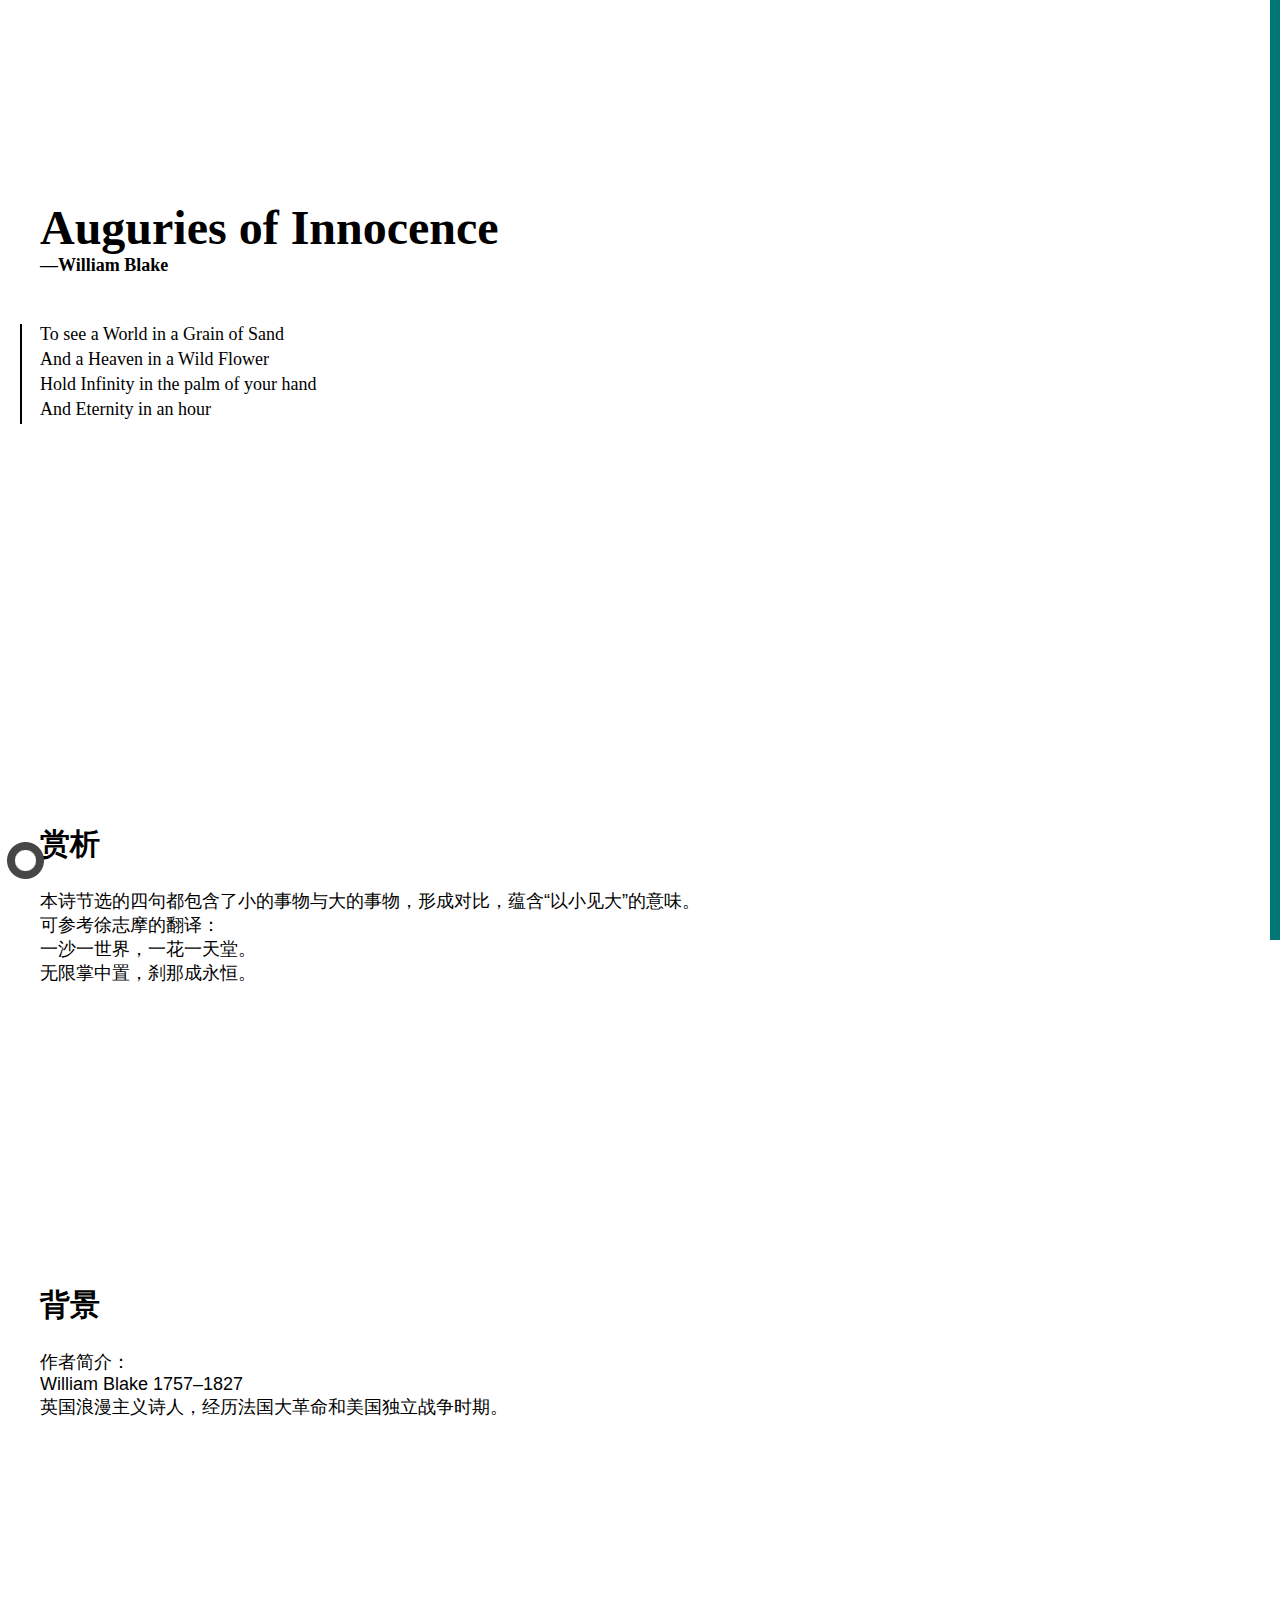
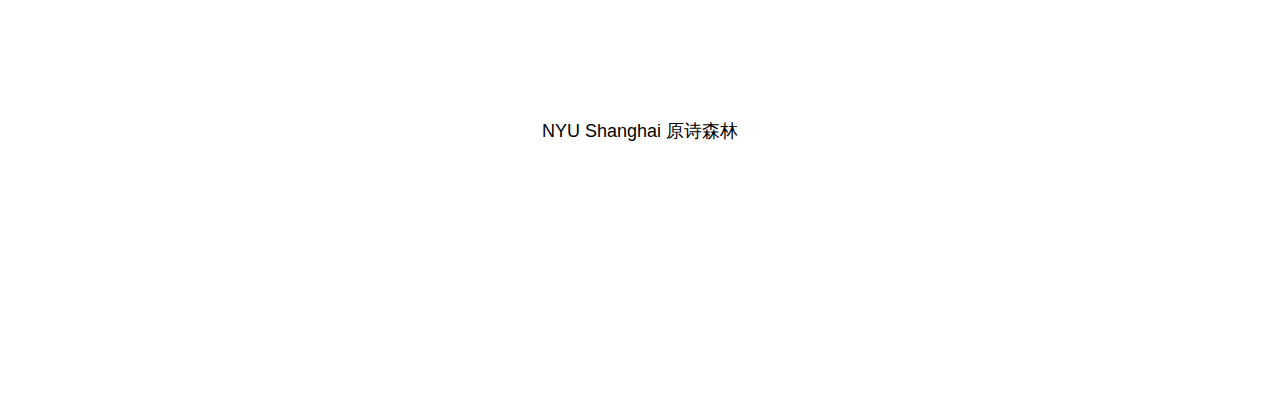
<file: onepoem/index.html>
﻿<!doctype html>
<html>
<head>
    <title>原诗森林</title>
    <meta charset="utf-8">
  <meta name = "apple-mobile-web-app-capable" content="yes">  <meta name="viewport" content="width=device-width, initial-scale=1,maximum-scale=1,minimum-scale=1,user-scalable=no">
    <!-- ICON的链接
    <link rel="icon" href=".ico" type="image/x-icon">
     -->
    <link rel="stylesheet" href="style.css">
    <script src="jquery-2.1.4.min.js"></script>
    <script src="jquery.touchSwipe.min.js"></script>
    <script src="script.js"></script>
</head>
<body>
<div class="sidebar" id="sidebar">
    <div id="checkdiv"></div>
    <nav class="">
        <ul>
            <li><a href="#poem">原诗</a></li>
            <li><a href="#analysis">赏析</a></li>
            <li><a href="#background">背景</a></li>
        </ul>
    </nav>
</div>
<div class="main">

    <section id="poem">
        <div class="poem">
            <div class="title">
                Auguries of Innocence
            </div>
            <div class="author">
                —William Blake
            </div>
            <div class="container">
                <div class="bar">
                </div>
                <div class="sentence">
                    To see a World in a Grain of Sand
                </div>
                <div class="sentence">
                    And a Heaven in a Wild Flower
                </div>
                <div class="sentence">
                    Hold <span id='0'>Infinity</span> in the <span id='1'>palm</span> of your hand
                </div>
                <div class="sentence">
                    And <span id='2'>Eternity</span> in an hour
                </div>
            </div>
        </div>
    </section>

    <div class="btn">
        <img src="btn.png">
    </div>

    <div class="comments">
        <div class="card" id='card0'>
            *Infinity
            <br>结合后一句，可理解为空间上的无限
        </div>
        <div class="card" id='card1'>
            *palm
            <br>手掌
        </div>
        <div class="card" id='card2'>
            *Eternity
            <br>时间上的无限，即永恒
        </div>
    </div>
    </section>

    <section id="analysis">
        <div class="part">
            <div class="analysis">
                <h1>
                    赏析
                </h1>

                <p>
                    本诗节选的四句都包含了小的事物与大的事物，形成对比，蕴含“以小见大”的意味。
                    <br>可参考徐志摩的翻译：
                    <br>一沙一世界，一花一天堂。
                    <br>无限掌中置，刹那成永恒。
                </p>
            </div>
        </div>
    </section>

    <section id="background">
        <div class="part">
            <div class="background">
                <h1>
                    背景
                </h1>

                <p>
                    作者简介：
                    <br>William Blake 1757–1827
                    <br>英国浪漫主义诗人，经历法国大革命和美国独立战争时期。
                </p>
            </div>
        </div>
    </section>

</div>
<footer>
    NYU Shanghai 原诗森林
</footer>
</body>
</html>
</file>
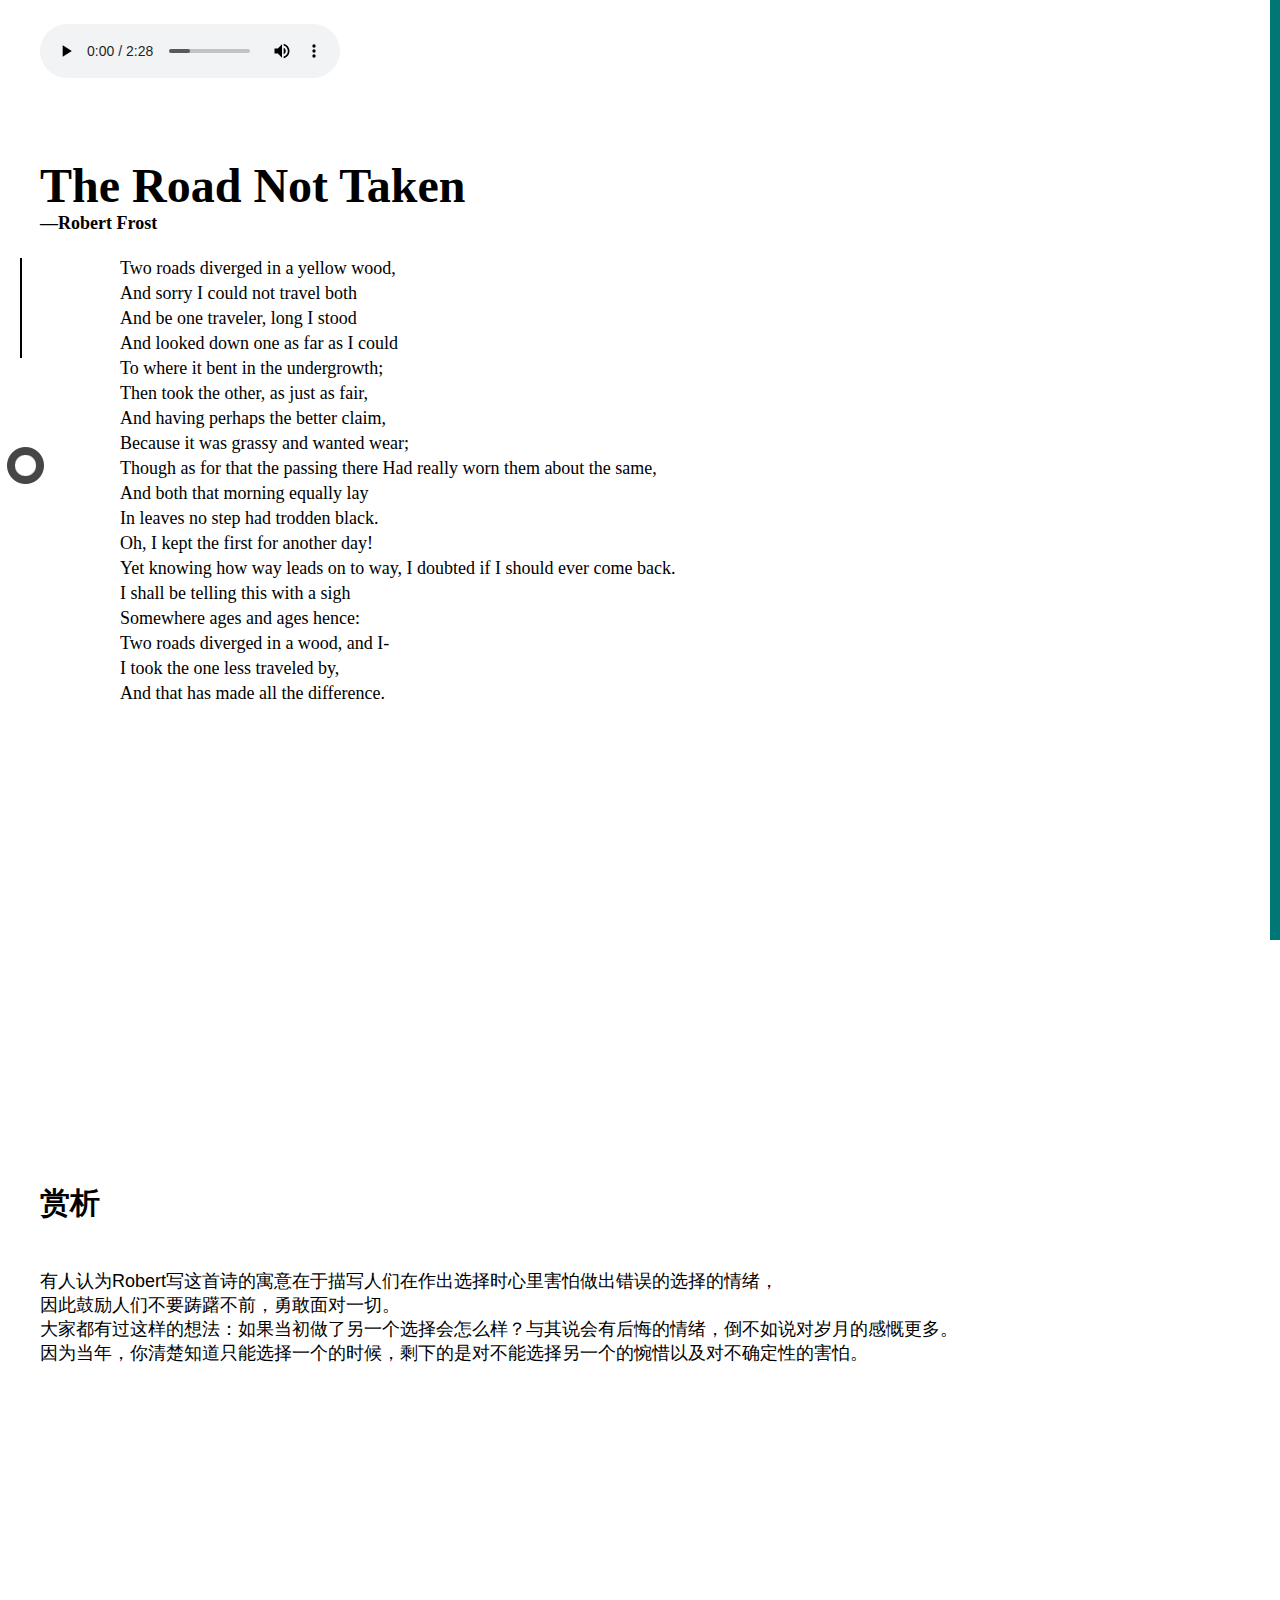
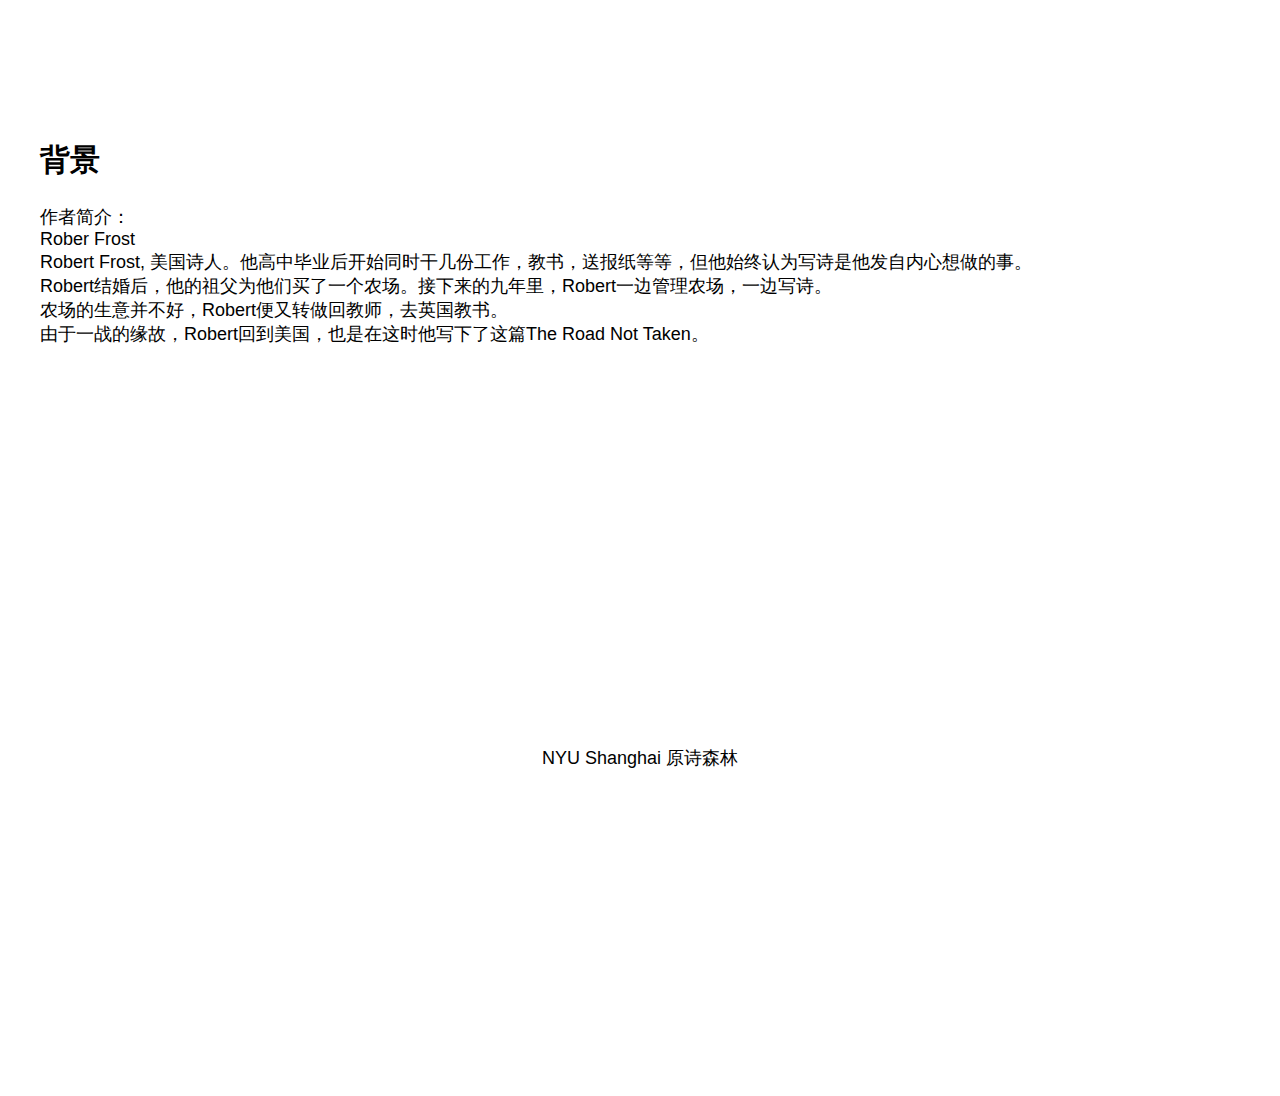
<file: Poem_Jungle/index.html>
<!doctype html>
<html>
<head>
    <title>原诗森林</title>
    <meta charset="utf-8">
    <meta name="viewport" content="width=device-width, initial-scale=1">
    <!-- ICON的链接
    <link rel="icon" href=".ico" type="image/x-icon">
     -->
    <link rel="stylesheet" href="css/style.css">
</head>
<body>
    <div class="sidebar" id="sidebar">
        <nav class="">
            <ul>
                <li><a href="#poem">原诗</a></li>
                <li><a href="#analysis">赏析</a></li>
                <li><a href="#background">背景</a></li>
            </ul>
        </nav>
    </div>
    <div class="main">
        <audio  controls  id="poemAudio" autoplay="true" loop="true">
            <source src="media/The Road Not Taken.mp3" >
        </audio>
        <section id="poem">
            <div class="poem">
                <div class="title">
                    The Road Not Taken
                </div>
                <div class="author">
                    —Robert Frost
                </div>
                <div class="container">
                    <div class="bar">
                    </div>
                    <div id="allLyrics"></div>
                </div>
            </div>
        </section>

        <div class="btn">
            <img id="playBtn" src="image/btn.png">
        </div>
        <section>
        <div class="comments">
            <div class="card" id='card0'>
                *Diverge
                <br>分叉，分开
            </div>
            <div class="card" id='card1'>
                *Bent
                <br>past tense bend, 弯曲
            </div>
            <!--<div class="card" id='card2'>-->
                <!--*Eternity-->
                <!--<br>时间上的无限，即永恒-->
            <!--</div>-->
        </div>
        </section>

        <section id="analysis">
            <div class="part">
                <div class="analysis">
                    <h1>
                        赏析
                    </h1>
                    <p>
                        <br>有人认为Robert写这首诗的寓意在于描写人们在作出选择时心里害怕做出错误的选择的情绪，
                        <br>因此鼓励人们不要踌躇不前，勇敢面对一切。
                        <br>大家都有过这样的想法：如果当初做了另一个选择会怎么样？与其说会有后悔的情绪，倒不如说对岁月的感慨更多。
                        <br>因为当年，你清楚知道只能选择一个的时候，剩下的是对不能选择另一个的惋惜以及对不确定性的害怕。
                    </p>
                </div>
            </div>
        </section>

        <section id="background">
            <div class="part">
                <div class="background">
                    <h1>
                        背景
                    </h1>
                    <p>
                        作者简介：
                        <br>Rober Frost
                        <br>Robert Frost, 美国诗人。他高中毕业后开始同时干几份工作，教书，送报纸等等，但他始终认为写诗是他发自内心想做的事。
                        <br>Robert结婚后，他的祖父为他们买了一个农场。接下来的九年里，Robert一边管理农场，一边写诗。
                        <br>农场的生意并不好，Robert便又转做回教师，去英国教书。
                        <br>由于一战的缘故，Robert回到美国，也是在这时他写下了这篇The Road Not Taken。
                    </p>
                </div>
            </div>
        </section>
    </div>
    <footer>
    NYU Shanghai 原诗森林
    </footer>
    <script src="js/jquery-2.1.4.min.js"></script>
    <script src="js/script.js"></script>
    <script src="js/poem.js"></script>
</body>
</html>
</file>
<file: onepoem/style.css>
html, body, div, span, applet, object, iframe,
h1, h2, h3, h4, h5, h6, p, blockquote, pre,
a, abbr, acronym, address, big, cite, code,
del, dfn, em, img, ins, kbd, q, s, samp,
small, strike, strong, sub, sup, tt, var,
b, u, i, center,
dl, dt, dd, ol, ul, li,
fieldset, form, label, legend,
table, caption, tbody, tfoot, thead, tr, th, td,
article, aside, canvas, details, figcaption, figure,
footer, header, hgroup, menu, nav, section, summary,
time, mark, audio, video {
    margin: 0;
    padding: 0;
    border: 0;
    outline: 0;
    font-size: 100%;
    font: arial, helv;
    vertical-align: baseline;
}

/* HTML5 display-role reset for older browsers */
article, aside, details, figcaption, figure,
footer, header, hgroup, menu, nav, section {
    display: block;
}

body {
    line-height: 1;
}

ol, ul {
    list-style: none;
}

blockquote, q {
    quotes: none;
}

blockquote:before, blockquote:after,
q:before, q:after {
    content: '';
    content: none;
}

/* remember to define visible focus styles! 
:focus {
  outline: ?????;
} */

/* remember to highlight inserts somehow! */
ins {
    text-decoration: none;
}

del {
    text-decoration: line-through;
}

table {
    border-collapse: collapse;
    border-spacing: 0;
}

/*---------------------------------------------------------------------------------------------------------------------*/
body {
    font: 18px "Helvetica Neue", Helvetica, Arial, sans-serif;
    background: #FFF;
    margin: 0 auto; overflow-y:hidden;
}

.main {
    width: 100% -40px;
    padding-left: 20px;
    padding-right: 20px;
    margin-left: 20px;
    border-left-width: 2px;

}

.sidebar {
    -webkit-transition: all 0.5s ease;
    -moz-transition: all 0.5s ease;
    -o-transition: all 0.5s ease;
    transition: all 0.5s ease;
    z-index: 1000;
    position: fixed;
    width: 80px;
    right: -70px;
    top: 0;
    background: #007777;
    padding-top: 40px;
    text-align: center;
}

.sidebar.active {
    right: 0px;
}

.sidebar a:link {
    text-decoration: none;
    color: none;
}

.sidebar a:hover {
    text-decoration: none;
    color: none;
}

.sidebar a:visited {
    text-decoration: none;
    color: #fff;
}

.sidebar a {
    -webkit-transition: all 0.2s ease;
    -moz-transition: all 0.2s ease;
    -o-transition: all 0.2s ease;
    transition: all 0.2s ease;
    color: #007777;
    padding-top: 48px;
    display: block;
    height: 24px;
    width: 80px;
    padding-bottom: 48px;
}

.sidebar a.active {
    color: #fff;
    background-color: #333;
}

.bar {
    width: 2px;
    background-color: black;
    margin-left: 0px;
    border-left: 3px;
    height: 100px;
    position: absolute;
    left: 20px;
}

.poem {
    font: 18px "Times New Roman", Times, serif;
    height: 100% +300px;
    padding-top: 200px;
    padding-bottom: 100px;
}

.title {
    font: 48px "Times New Roman", Times, serif;
    font-weight: bold;

}

.author {
    font-weight: bold;
}

.container {
    margin-top: 48px;
}

.sentence {
    margin-top: 4px;
    margin-bottom: 4px;
}

.sentence.active {
    margin-top: 8px;
    margin-bottom: 8px;
    -webkit-transition: all 0.2s ease;
    -moz-transition: all 0.2s ease;
    -o-transition: all 0.2s ease;
    transition: all 0.2s ease;
    font-weight: bold;
    color: #007777;
}

span.active {
    -webkit-transition: all 0.5s ease;
    -moz-transition: all 0.5s ease;
    -o-transition: all 0.5s ease;
    transition: all 0.5s ease;
    color: red;
}

.comments {
    width: 100% -60px;
    height: 100px;
    background-color: #fff;
    bottom: 0px;
}

.btn {
    position: fixed;
    left: 0px;
    bottom: 10px;
    float: left;
    width: 50px;
}

.card {
    position: fixed;
    width: 100%;
    line-height: 18px;
    left: 50px;
    bottom: -24px;
    font-size: 12px;
    border: none;
    background-color: #007777;
    padding: 12px;
    padding-top: 6px;
    padding-bottom: 6px;
    color: white;
    border-radius: 4px;
    float: left;
    -webkit-transition: all 0.2s ease;
    -moz-transition: all 0.2s ease;
    -o-transition: all 0.2s ease;
    transition: all 0.2s ease;
}

.card.active {
    bottom: 20px;
    z-index: 100;
}

.part {
    padding-top: 200px;
    padding-bottom: 100px;
}

footer {
    text-align: center;
    padding-top: 200px;
    height: 300px;
}

h1 {
    font: 30px "Times New Roman", Times, serif;
    font-weight: bold;
    margin-bottom: 24px;
}
</file>
<file: Poem_Jungle/css/style.css>
html, body, div, span, applet, object, iframe,
h1, h2, h3, h4, h5, h6, p, blockquote, pre,
a, abbr, acronym, address, big, cite, code,
del, dfn, em, img, ins, kbd, q, s, samp,
small, strike, strong, sub, sup, tt, var,
b, u, i, center,
dl, dt, dd, ol, ul, li,
fieldset, form, label, legend,
table, caption, tbody, tfoot, thead, tr, th, td,
article, aside, canvas, details, figcaption, figure,
footer, header, hgroup, menu, nav, section, summary,
time, mark, audio, video
{
    margin: 0;
    padding: 0;
    border: 0;
    outline: 0;
    font-size: 100%;
    font: arial, helv;
    vertical-align: baseline;
}

/*div{*/
/*word-wrap: break-word;*/
/*}*/
/* HTML5 display-role reset for older browsers */
article, aside, details, figcaption, figure,
footer, header, hgroup, menu, nav, section
{
    display: block;
}

body
{
    line-height: 1;
}



ol, ul
{
    list-style: none;
}

blockquote, q
{
    quotes: none;
}

blockquote:before, blockquote:after,
q:before, q:after
{
    /*content: '';*/
    content: none;
}

/* remember to define visible focus styles! 
:focus {
  outline: ?????;
} */

/* remember to highlight inserts somehow! */
ins {
    text-decoration: none;
}

del {
    text-decoration: line-through;
}

table {
    border-collapse: collapse;
    border-spacing: 0;
}

/*---------------------------------------------------------------------------------------------------------------------*/
body
{
    font: 18px "Helvetica Neue", Helvetica, Arial, sans-serif;
    background: #FFF;
    margin: 0 auto;
}

.main {
    width: 100% -40px;
    height: 100%;
    padding-left: 20px;
    padding-right: 20px;
    margin-left: 20px;
    /*border-left-width: 2px;*/

}

.sidebar {
    -webkit-transition: all 0.5s ease;
    -moz-transition: all 0.5s ease;
    -o-transition: all 0.5s ease;
    transition: all 0.5s ease;
    z-index: 1000;
    position: fixed;
    width: 80px;
    right: -70px;
    top: 0;
    background: #007777;
    padding-top: 40px;
    text-align: center;
}

.sidebar.active {
    right: 0px;
}

.sidebar a:link {
    text-decoration: none;
    color: none;
}

.sidebar a:hover {
    text-decoration: none;
    color: none;
}

.sidebar a:visited {
    text-decoration: none;
    color: #fff;
}

.sidebar a
{
    /*-webkit-transition: all 0.2s ease;*/
    /*-moz-transition: all 0.2s ease;*/
    /*-o-transition: all 0.2s ease;*/
    /*transition: all 0.2s ease;*/
    color: #007777;
    padding-top: 48px;
    display: block;
    height: 24px;
    width: 80px;
    padding-bottom: 48px;
}

.sidebar a.active {
    color: #fff;
    background-color: #333;
}

.bar {
    width: 2px;
    background-color: black;
    margin-left: 0px;
    border-left: 3px;
    height: 100px;
    position: absolute;
    left: 20px;
}

.poem {
    font: 18px "Times New Roman", Times, serif;
    height: 100% +300px;
    /*padding-top: 50px;*/
    padding-bottom: 100px;
}

.title {
    padding-top: 75px;
    font: 48px "Times New Roman", Times, serif;
    font-weight: bold;

}

.author {
    font-weight: bold;
}

#poemAudio{
    margin-top: 24px;
}

.container {
    margin-top: 24px;
}

.sentence
{
    margin-top: 4px;
    margin-bottom: 4px;
    margin-left:80px;
    width:100%;
}

.sentence.active
{
    margin-top: 8px;
    margin-bottom: 8px;
    height: 50%;
    font-weight: bold;
    color: #007777;
}

span.active {
    -webkit-transition: all 0.5s ease;
    -moz-transition: all 0.5s ease;
    -o-transition: all 0.5s ease;
    transition: all 0.5s ease;
    color: red;
}

.comments {
    width: 100% -60px;
    height: 100px;
    background-color: #fff;
    bottom: 0px;
}

.card {
    position: fixed;
    width: 100%;
    line-height: 18px;
    left: 50px;
    bottom: -24px;
    font-size: 12px;
    border: none;
    background-color: #007777;
    padding: 12px;
    padding-top: 6px;
    padding-bottom: 6px;
    color: white;
    border-radius: 4px;
    float: left;
    -webkit-transition: all 0.2s ease;
    -moz-transition: all 0.2s ease;
    -o-transition: all 0.2s ease;
    transition: all 0.2s ease;
}

.card.active {
    bottom: 20px;
    z-index: 100;
}

.part {
    padding-top: 200px;
    padding-bottom: 100px;
}

footer {
    text-align: center;
    padding-top: 300px;
    padding-bottom: 50px;
    height: 300px;
}

h1 {
    font: 30px "Times New Roman", Times, serif;
    font-weight: bold;
    margin-bottom: 24px;
}
.background,.analysis
{
    padding-top: 75px;
}
/*#poemAudio*/
/*{*/
    /*display: none;*/
/*}*/
/*.btn*/
/*{*/
    /*position: fixed;*/
    /*height:50%;*/
/*}*/

.btn
{
    position: fixed;
    left: 0px;
    bottom: 10px;
    float: left;
    width: 50px;
    height: 50%;
}
</file>
